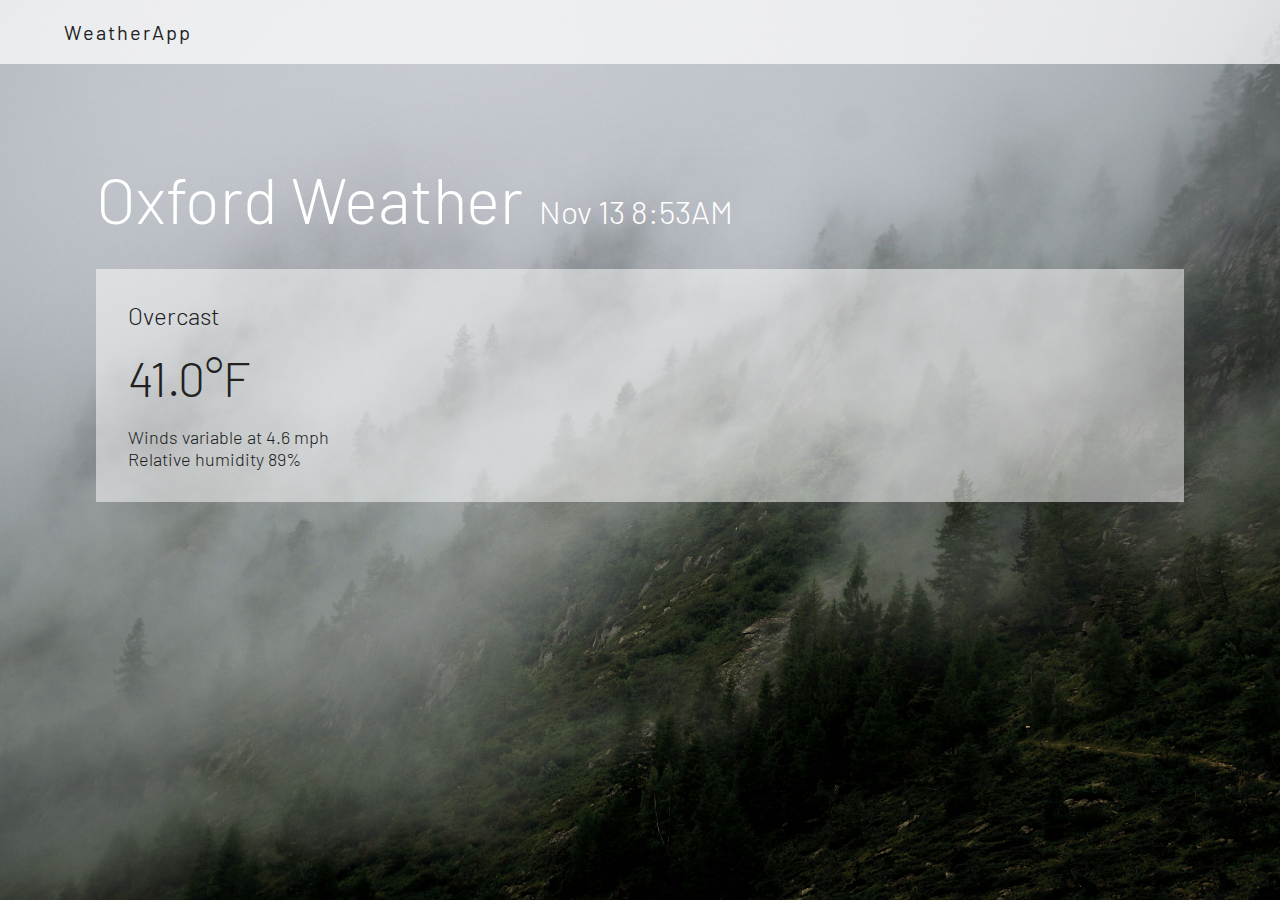
<file: index.html>
<!DOCTYPE html>
<html lang="en">

<head>
    <meta charset="UTF-8">
    <meta name="viewport" content="width=device-width, initial-scale=1.0">
    <meta http-equiv="X-UA-Compatible" content="ie=edge">
    <title>Weather</title>

    <!-- Google Fonts -->
    <link href="https://fonts.googleapis.com/css?family=Barlow:300,400" rel="stylesheet">
    <link href="https://fonts.googleapis.com/icon?family=Material+Icons" rel="stylesheet">

    <!-- CSS -->
    <link rel="stylesheet" href="style.css">
</head>

<body>

    <header class="app-header">
        <div class="app-logo">
            <p class="logo-text">WeatherApp</p>
        </div>
    </header>

    <div id="app" class="main">
        <span class="main-title">
            <h1 id="city">Oxford Weather</h1>
            <h1><small id="time">Nov 13 8:53AM</small></h1>
        </span>

        <div class="card">
            <h4 id="weather-type">Overcast</h4>
            <br>
            <h2 id="weather-temp">41.0&deg;F</h2>
            <br>
            <h6 id="weather-wind">Winds variable at 4.6 mph</h6>
            <h6 id="weather-humid">Relative humidity 89%</h6>
        </div>
    </div>

</body>

</html>
</file>
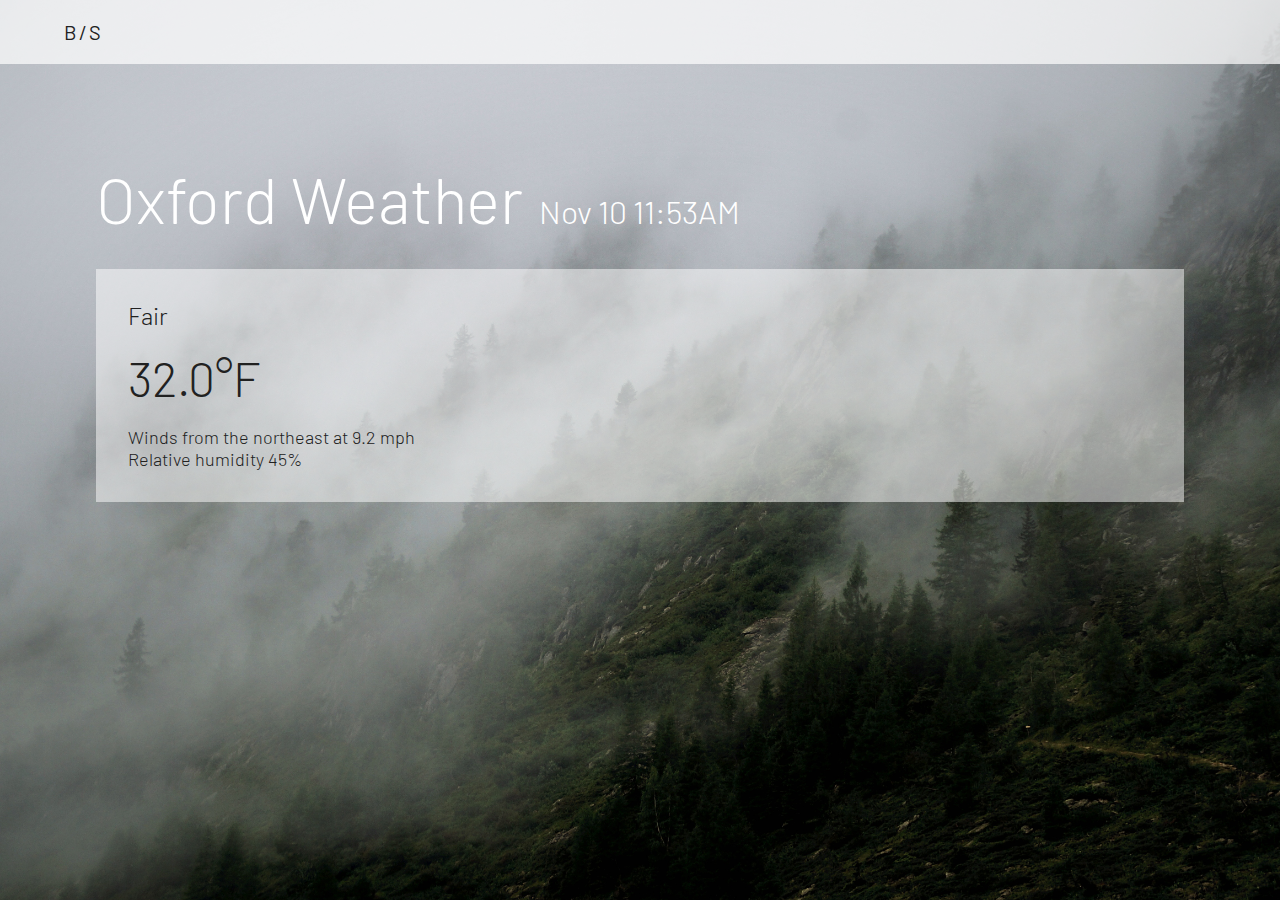
<file: z2.html>
<!DOCTYPE html>
<html lang="en">

<head>
    <meta charset="UTF-8">
    <meta name="viewport" content="width=device-width, initial-scale=1.0">
    <meta http-equiv="X-UA-Compatible" content="ie=edge">
    <title>Weather</title>

    <!-- Google Fonts -->
    <link href="https://fonts.googleapis.com/css?family=Barlow:300,400" rel="stylesheet">
    <link href="https://fonts.googleapis.com/icon?family=Material+Icons" rel="stylesheet">

    <!-- CSS -->
    <link rel="stylesheet" href="style.css">
</head>

<body>

    <header class="app-header">
        <div class="app-logo">
            <p class="logo-text">B/S</p>
        </div>
    </header>

    <div id="app" class="main">
        <span class="main-title">
            <h1 id="city">Oxford Weather</h1>
            <h1><small id="time">Nov 10 11:53AM</small></h1>
        </span>

        <div class="card">
            <h4 id="weather-type">Fair</h4>
            <br>
            <h2 id="weather-temp">32.0&deg;F</h2>
            <br>
            <h6 id="weather-wind">Winds from the northeast at 9.2 mph</h6>
            <h6 id="weather-humid">Relative humidity 45%</h6>
        </div>
    </div>

</body>

</html>
</file>
<file: style.css>
* {
    box-sizing: border-box;
    color: #212121;
    font-family: 'Barlow';
    font-weight: 300;
    margin: 0;
    padding: 0;
}

body {
    background-color: #e0e0e0;
    background-image: url('background.jpg');
    background-size: cover;
    background-repeat: no-repeat;
    height: 100vh;
    width: 100vw;
}

h1 {
    font-size: 4rem;
    font-weight: 300;
}

h1 small {
    font-size: 2rem;
    margin-left: 16px;
}

h2 {
    font-size: 3rem;
    font-weight: 300;
}

h3 {
    font-size: 2rem;
    font-weight: 300;
}

h4 {
    font-size: 1.5rem;
    font-weight: 300;
}

h5 {
    font-size: 1.25rem;
    font-weight: 300;
}

h6 {
    font-size: 1.125rem;
    font-weight: 300;
}

p {
    font-size: 0.9375rem;
}


/** HEADER **/

.app-header {
    align-content: flex-start;
    align-items: flex-start;
    background-color: rgba(255, 255, 255, 0.7);
    display: flex;
    flex-direction: row;
    justify-content: space-between;
    height: 64px;
    line-height: 64px;
    padding: 0px 32px;
}

.app-logo {
    align-content: flex-start;
    align-items: flex-start;
    display: flex;
    flex-direction: row;
    justify-content: space-between;
    height: inherit;
    line-height: inherit;
    padding: 0px 32px;
}

.logo-text {
    font-size: 1.25rem;
    font-weight: 400;
    letter-spacing: 2px;
}

.menu-bar {
    align-content: flex-start;
    align-items: flex-start;
    display: flex;
    flex-direction: row;
    justify-content: space-between;
    height: inherit;
    line-height: inherit;
    padding: 0px 16px;
}

.menu-item {
    color: rgba(0, 0, 0, .54);
    font-size: 0.875rem;
    padding: 0px 16px;
    text-decoration: none;
}

.menu-item:hover {
    color: rgba(0, 0, 0, .87)
}


/** APP **/

.main {
    align-content: flex-start;
    align-items: flex-start;
    display: flex;
    flex-direction: column;
    justify-content: space-between;
    padding: 96px;
    width: 100%;
}

.main-title {
    align-items: flex-end;
    display: flex;
    flex-direction: row;
    justify-content: flex-start;
    margin-bottom: 32px;
    width: 100%;
}

.main-title * {
    color: #ffffff;
}

.card {
    align-content: flex-start;
    align-items: flex-start;
    background-color: rgba(255, 255, 255, 0.5);
    display: flex;
    flex-direction: column;
    justify-content: flex-start;
    padding: 32px;
    width: 100%;
}

@media only screen and (max-width: 850px) {
    .app-header {
        flex-direction: column;
        height: auto;
    }
    .app-logo {
        flex-direction: row;
    }
    .main {
        padding: 32px;
    }
    .main-title {
        align-items: flex-start;
        flex-direction: column;
    }
    h1 small {
        margin-left: 0;
    }
    .card {
        padding: 16px;
    }
}

@media only screen and (max-width: 425px) {
    .app-header {
        padding: 0px 8px;
    }
    .app-logo {
        padding: 0px 8px;
    }
    h1 {
        font-size: 3rem;
    }
    h2 {
        font-size: 2rem;
    }
    h3 {
        font-size: 1.75rem;
    }
    h4 {
        font-size: 1.5rem;
    }
    h5 {
        font-size: 1.25rem;
    }
    h6 {
        font-size: 1.125rem;
    }
    h1 small {
        font-size: 1.5rem;
        margin: 0;
    }
    .main-title {
        margin-bottom: 8px;
    }
    .menu-bar {
        flex-direction: column;
        display: none;
    }
    .menu-item {
        width: 100%;
    }
    .main {
        padding: 32px;
    }
}
</file>
